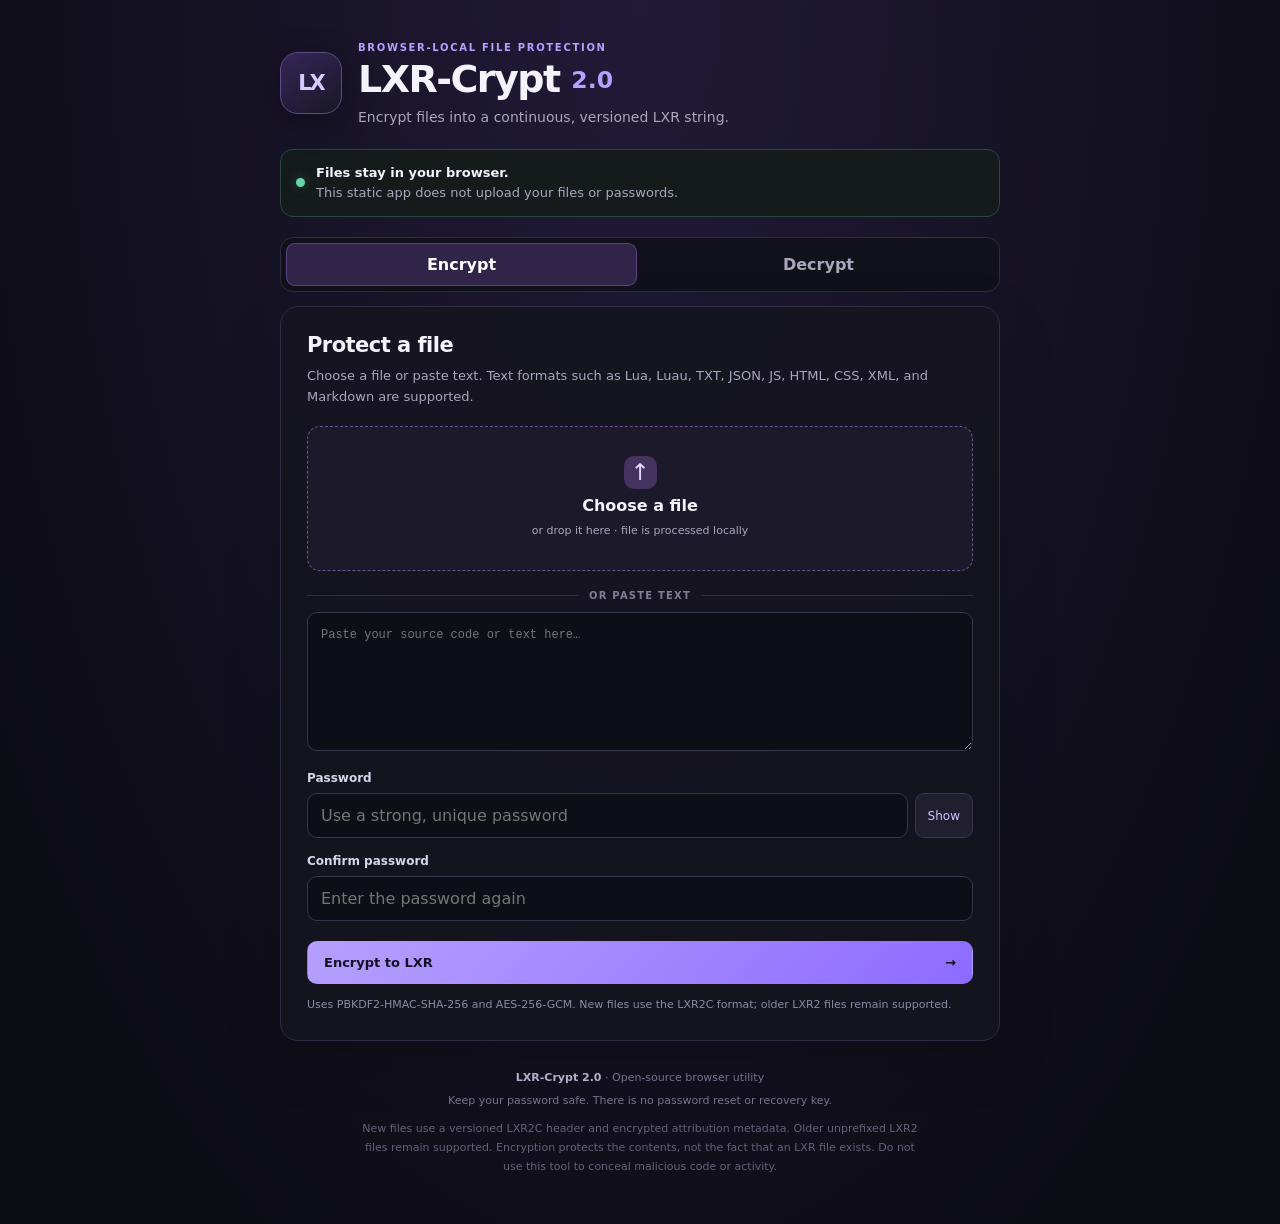
<file: index.html>
<!doctype html>
<html lang="en">
<head>
  <meta charset="utf-8">
  <meta name="viewport" content="width=device-width, initial-scale=1">
  <meta name="color-scheme" content="dark">
  <meta name="theme-color" content="#11111b">
  <title>LXR-Crypt 2.0</title>
  <link rel="stylesheet" href="styles.css">
  <script src="app.js" defer></script>
</head>
<body>
  <main class="shell">
    <header class="top">
      <div class="brand-mark" aria-hidden="true">LX</div>
      <div>
        <p class="eyebrow">BROWSER-LOCAL FILE PROTECTION</p>
        <h1>LXR-Crypt <span>2.0</span></h1>
        <p class="subtitle">Encrypt files into a continuous, versioned LXR string.</p>
      </div>
    </header>

    <div class="privacy-note">
      <span class="dot"></span>
      <div><strong>Files stay in your browser.</strong><br><span>This static app does not upload your files or passwords.</span></div>
    </div>

    <nav class="tabs" aria-label="Mode">
      <button class="tab active" id="encryptTab" type="button" aria-selected="true">Encrypt</button>
      <button class="tab" id="decryptTab" type="button" aria-selected="false">Decrypt</button>
    </nav>

    <section class="panel" id="encryptPanel">
      <h2>Protect a file</h2>
      <p class="muted">Choose a file or paste text. Text formats such as Lua, Luau, TXT, JSON, JS, HTML, CSS, XML, and Markdown are supported.</p>
      <label class="dropzone" id="dropzone" for="fileInput">
        <span class="upload-icon" aria-hidden="true">↑</span>
        <strong id="fileLabel">Choose a file</strong>
        <span class="muted small">or drop it here · file is processed locally</span>
        <input id="fileInput" type="file">
      </label>
      <div class="or-line"><span>OR PASTE TEXT</span></div>
      <label class="sr-only" for="plainText">Text to encrypt</label>
      <textarea id="plainText" rows="6" placeholder="Paste your source code or text here…"></textarea>

      <div class="field">
        <label for="encryptPassword">Password</label>
        <div class="password-wrap">
          <input id="encryptPassword" type="password" autocomplete="new-password" placeholder="Use a strong, unique password">
          <button class="show-password" type="button" data-toggle="encryptPassword">Show</button>
        </div>
      </div>
      <div class="field">
        <label for="confirmPassword">Confirm password</label>
        <input id="confirmPassword" type="password" autocomplete="new-password" placeholder="Enter the password again">
      </div>
      <button class="primary" id="encryptButton" type="button">Encrypt to LXR <span aria-hidden="true">→</span></button>
      <p class="hint">Uses PBKDF2-HMAC-SHA-256 and AES-256-GCM. New files use the LXR2C format; older LXR2 files remain supported.</p>
    </section>

    <section class="panel hidden" id="decryptPanel">
      <h2>Recover a file</h2>
      <p class="muted">Paste an LXR string or import a previously exported .lxr file.</p>
      <label class="dropzone compact" for="lxrInput">
        <span class="upload-icon" aria-hidden="true">↑</span>
        <strong>Import .lxr file</strong>
        <span class="muted small">or paste the encoded string below</span>
        <input id="lxrInput" type="file" accept=".lxr,.txt">
      </label>
      <label class="sr-only" for="cipherText">LXR encoded string</label>
      <textarea id="cipherText" rows="6" spellcheck="false" placeholder="Paste the continuous LXR string here…"></textarea>
      <div class="field">
        <label for="decryptPassword">Password</label>
        <div class="password-wrap">
          <input id="decryptPassword" type="password" autocomplete="current-password" placeholder="Enter the original password">
          <button class="show-password" type="button" data-toggle="decryptPassword">Show</button>
        </div>
      </div>
      <button class="primary" id="decryptButton" type="button">Decrypt and download <span aria-hidden="true">→</span></button>
      <p class="hint">Wrong passwords and modified encrypted payloads are rejected by AES-GCM authentication. LXR-Wide is reserved for a future build.</p>
    </section>

    <section class="result hidden" id="resultPanel" aria-live="polite">
      <div class="result-head">
        <div>
          <p class="eyebrow">RESULT</p>
          <h2 id="resultTitle">LXR string created</h2>
        </div>
        <span class="status-icon" id="statusIcon" aria-hidden="true">✓</span>
      </div>
      <p class="muted" id="resultMessage"></p>
      <label class="sr-only" for="resultText">Output</label>
      <textarea id="resultText" rows="7" readonly spellcheck="false"></textarea>
      <div class="actions">
        <button class="secondary" id="copyButton" type="button">Copy string</button>
        <button class="primary" id="downloadButton" type="button">Download .lxr</button>
      </div>
    </section>

    <div class="message hidden" id="message" role="alert"></div>

    <footer>
      <p><strong>LXR-Crypt 2.0</strong> · Open-source browser utility</p>
      <p>Keep your password safe. There is no password reset or recovery key.</p>
      <p class="tiny">New files use a versioned LXR2C header and encrypted attribution metadata. Older unprefixed LXR2 files remain supported. Encryption protects the contents, not the fact that an LXR file exists. Do not use this tool to conceal malicious code or activity.</p>
    </footer>
  </main>
</body>
</html>
</file>
<file: styles.css>
:root {
  font-family: Inter, ui-sans-serif, system-ui, -apple-system, BlinkMacSystemFont, "Segoe UI", sans-serif;
  color: #f4f2fb;
  background: #0c0c13;
  font-synthesis: none;
  text-rendering: optimizeLegibility;
  --panel: #151520;
  --panel-2: #1d1b2b;
  --line: #302d42;
  --muted: #aaa6bd;
  --accent: #b7a0ff;
  --accent-strong: #8b6cff;
}
* { box-sizing: border-box; }
body { margin: 0; min-height: 100vh; background: radial-gradient(ellipse at top, #211a38 0, #0c0c13 48rem); }
button, input, textarea { font: inherit; }
button { cursor: pointer; }
.shell { width: min(760px, 100%); margin: 0 auto; padding: 34px 20px 48px; }
.top { display: flex; align-items: center; gap: 16px; margin: 8px 0 24px; }
.brand-mark { width: 62px; height: 62px; display: grid; place-items: center; border: 1px solid #5b4c87; border-radius: 18px; background: linear-gradient(145deg, #352656, #191727); color: #d6caff; font-weight: 900; font-size: 21px; letter-spacing: -2px; box-shadow: 0 8px 32px #0005; }
.eyebrow { color: var(--accent); font-size: 10px; letter-spacing: .17em; font-weight: 800; margin: 0 0 6px; }
h1 { font-size: clamp(27px, 6vw, 38px); line-height: 1.1; letter-spacing: -.04em; margin: 0; }
h1 span { color: var(--accent); font-size: .62em; letter-spacing: 0; vertical-align: .18em; }
.subtitle { margin: 8px 0 0; color: var(--muted); font-size: 14px; }
.privacy-note { display: flex; gap: 11px; align-items: center; background: #151a1b; border: 1px solid #2b4741; border-radius: 13px; padding: 13px 15px; font-size: 13px; line-height: 1.55; margin-bottom: 20px; }
.privacy-note span:not(.dot) { color: var(--muted); }
.dot { flex: 0 0 9px; height: 9px; border-radius: 50%; background: #65d6a5; box-shadow: 0 0 12px #65d6a555; }
.tabs { display: grid; grid-template-columns: 1fr 1fr; gap: 6px; background: #11111a; padding: 5px; border: 1px solid var(--line); border-radius: 13px; margin-bottom: 14px; }
.tab { background: transparent; color: var(--muted); border: 0; padding: 12px; border-radius: 9px; font-weight: 750; }
.tab.active { color: white; background: #302448; box-shadow: inset 0 0 0 1px #58427f; }
.panel, .result { background: #151520ed; border: 1px solid var(--line); border-radius: 18px; padding: clamp(18px, 4vw, 26px); box-shadow: 0 18px 60px #0002; }
h2 { font-size: 21px; margin: 0 0 9px; letter-spacing: -.025em; }
.muted { color: var(--muted); font-size: 13px; line-height: 1.6; }
.panel > .muted { margin: 0 0 18px; }
.dropzone { display: flex; min-height: 145px; flex-direction: column; align-items: center; justify-content: center; gap: 7px; padding: 18px; border: 1px dashed #66558d; background: #1c192b; border-radius: 13px; text-align: center; cursor: pointer; transition: border-color .15s, background .15s; }
.dropzone.dragover { border-color: #c4b1ff; background: #29203e; }
.dropzone.compact { min-height: 105px; margin: 15px 0; }
.dropzone input { display: none; }
.upload-icon { display: grid; place-items: center; width: 33px; height: 33px; border-radius: 10px; color: #e1d8ff; background: #44335f; font-size: 23px; line-height: 1; }
.small { font-size: 11px; }
.or-line { display: flex; align-items: center; gap: 10px; margin: 19px 0 11px; color: #827d98; font-size: 10px; letter-spacing: .12em; font-weight: 800; }
.or-line::before, .or-line::after { content: ""; height: 1px; background: var(--line); flex: 1; }
textarea, input { width: 100%; border: 1px solid #39354b; border-radius: 10px; background: #0e0e16; color: #f4f2fb; outline: none; }
textarea { padding: 13px; resize: vertical; line-height: 1.55; font-family: ui-monospace, SFMono-Regular, Menlo, Consolas, monospace; font-size: 12px; overflow-wrap: anywhere; }
input { padding: 12px 13px; min-width: 0; }
textarea:focus, input:focus { border-color: #9e84f5; box-shadow: 0 0 0 3px #8b6cff20; }
.field { margin-top: 16px; }
.field > label { display: block; font-size: 12px; color: #d9d5e8; font-weight: 700; margin-bottom: 8px; }
.password-wrap { display: flex; gap: 7px; }
.password-wrap input { flex: 1; }
.show-password { color: #cfc3ff; border: 1px solid #39354b; background: #211e30; border-radius: 9px; padding: 0 12px; font-size: 12px; }
.primary, .secondary { border-radius: 10px; padding: 13px 16px; border: 1px solid transparent; font-weight: 800; font-size: 13px; }
.primary { background: linear-gradient(135deg, #b5a0ff, #8c6cff); color: #171023; }
.primary:hover { filter: brightness(1.08); }
.primary:disabled { opacity: .55; cursor: wait; }
.panel > .primary { width: 100%; margin-top: 20px; display: flex; align-items: center; justify-content: space-between; }
.hint { color: #8d89a2; font-size: 11px; line-height: 1.6; margin: 12px 0 0; }
.hidden { display: none !important; }
.result { margin-top: 15px; }
.result-head { display: flex; justify-content: space-between; align-items: center; gap: 12px; }
.result-head h2 { margin-bottom: 0; }
.status-icon { display: grid; place-items: center; width: 36px; height: 36px; border-radius: 50%; background: #19362d; color: #85e7b9; font-weight: 900; }
#resultText { margin: 12px 0; }
.actions { display: grid; grid-template-columns: 1fr 1fr; gap: 9px; }
.secondary { color: #e9e2ff; background: #242035; border-color: #47405d; }
.message { margin-top: 14px; padding: 13px 15px; border: 1px solid #7a464b; background: #2b171b; color: #ffced1; border-radius: 11px; font-size: 13px; line-height: 1.5; }
footer { text-align: center; padding: 24px 10px 0; color: #77738a; font-size: 11px; line-height: 1.7; }
footer p { margin: 4px 0; }
footer strong { color: #b6afca; }
.tiny { max-width: 560px; margin: 10px auto 0; color: #656176; }
.sr-only { position: absolute; width: 1px; height: 1px; padding: 0; margin: -1px; overflow: hidden; clip: rect(0,0,0,0); white-space: nowrap; border: 0; }
@media (max-width: 480px) {
  .shell { padding: 22px 13px 32px; }
  .top { gap: 12px; }
  .brand-mark { width: 51px; height: 51px; border-radius: 15px; }
  .subtitle { font-size: 12px; }
  .panel, .result { border-radius: 15px; }
}
</file>
